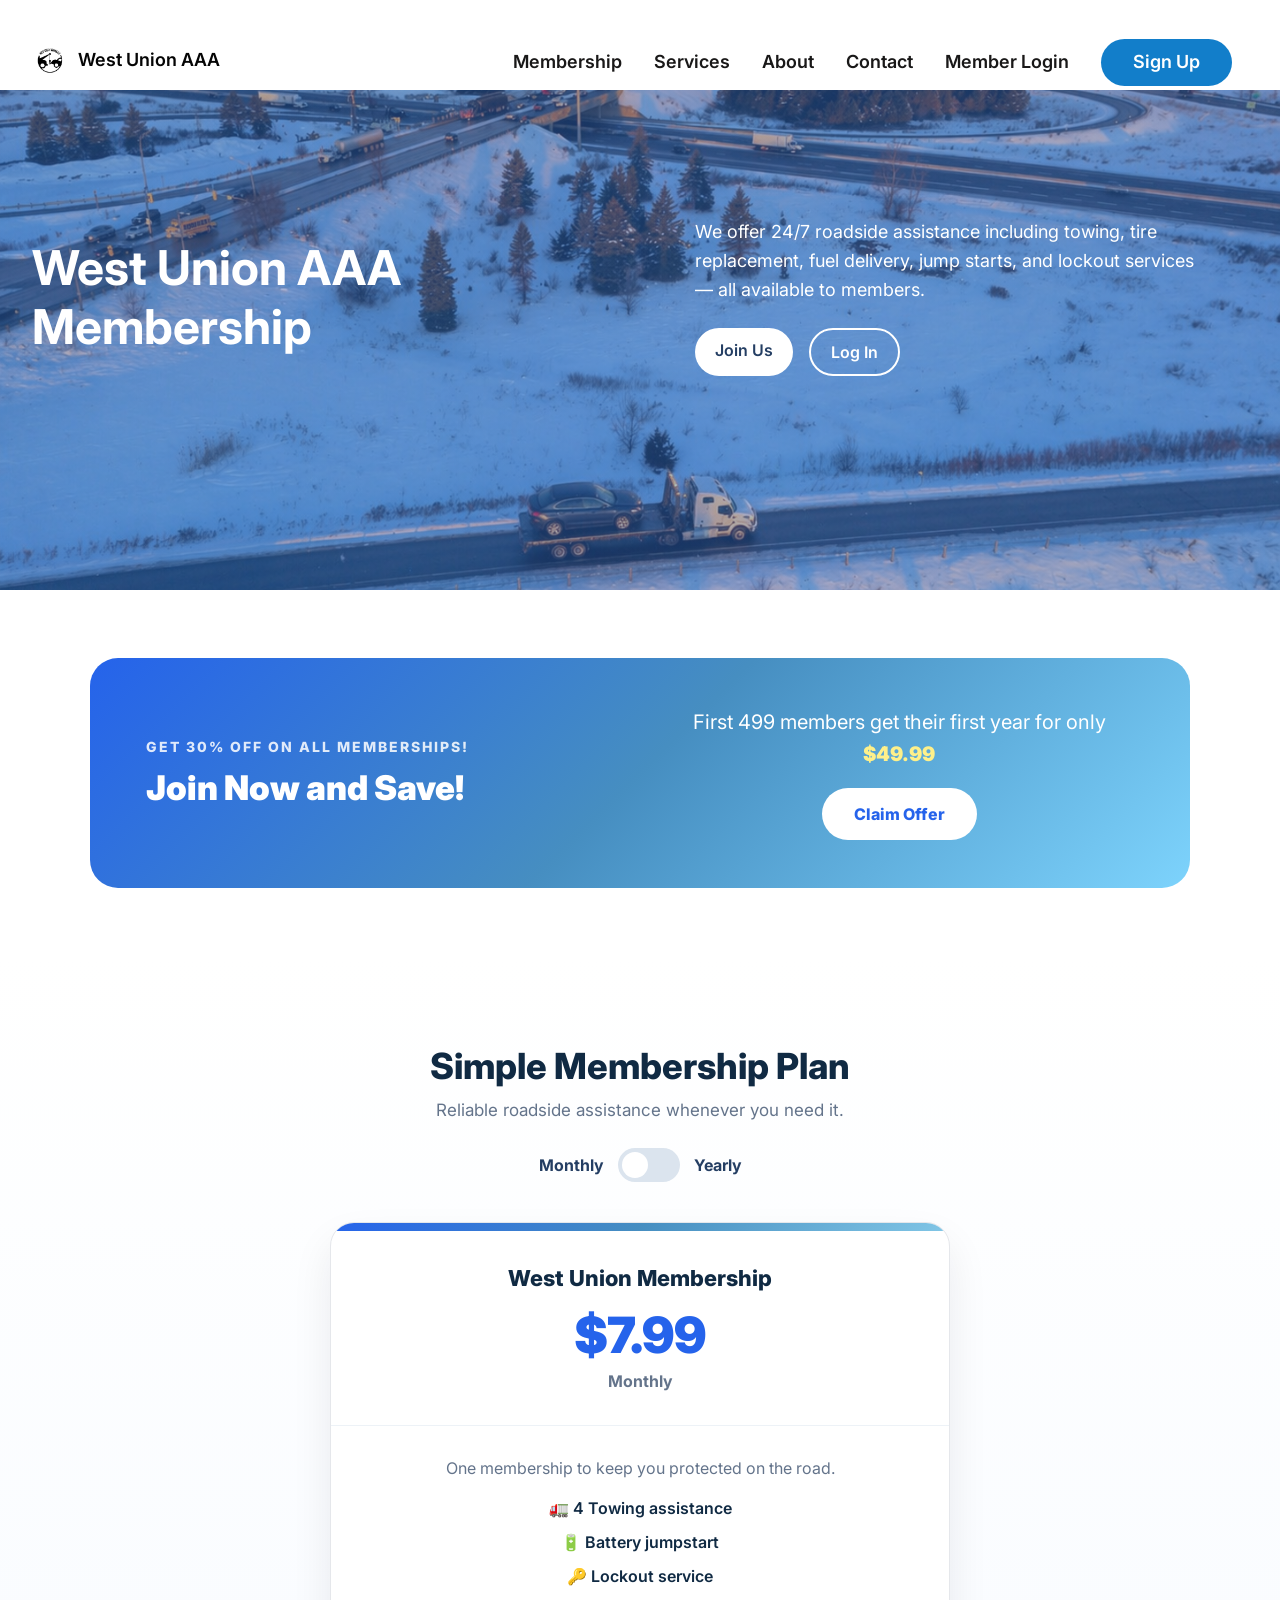
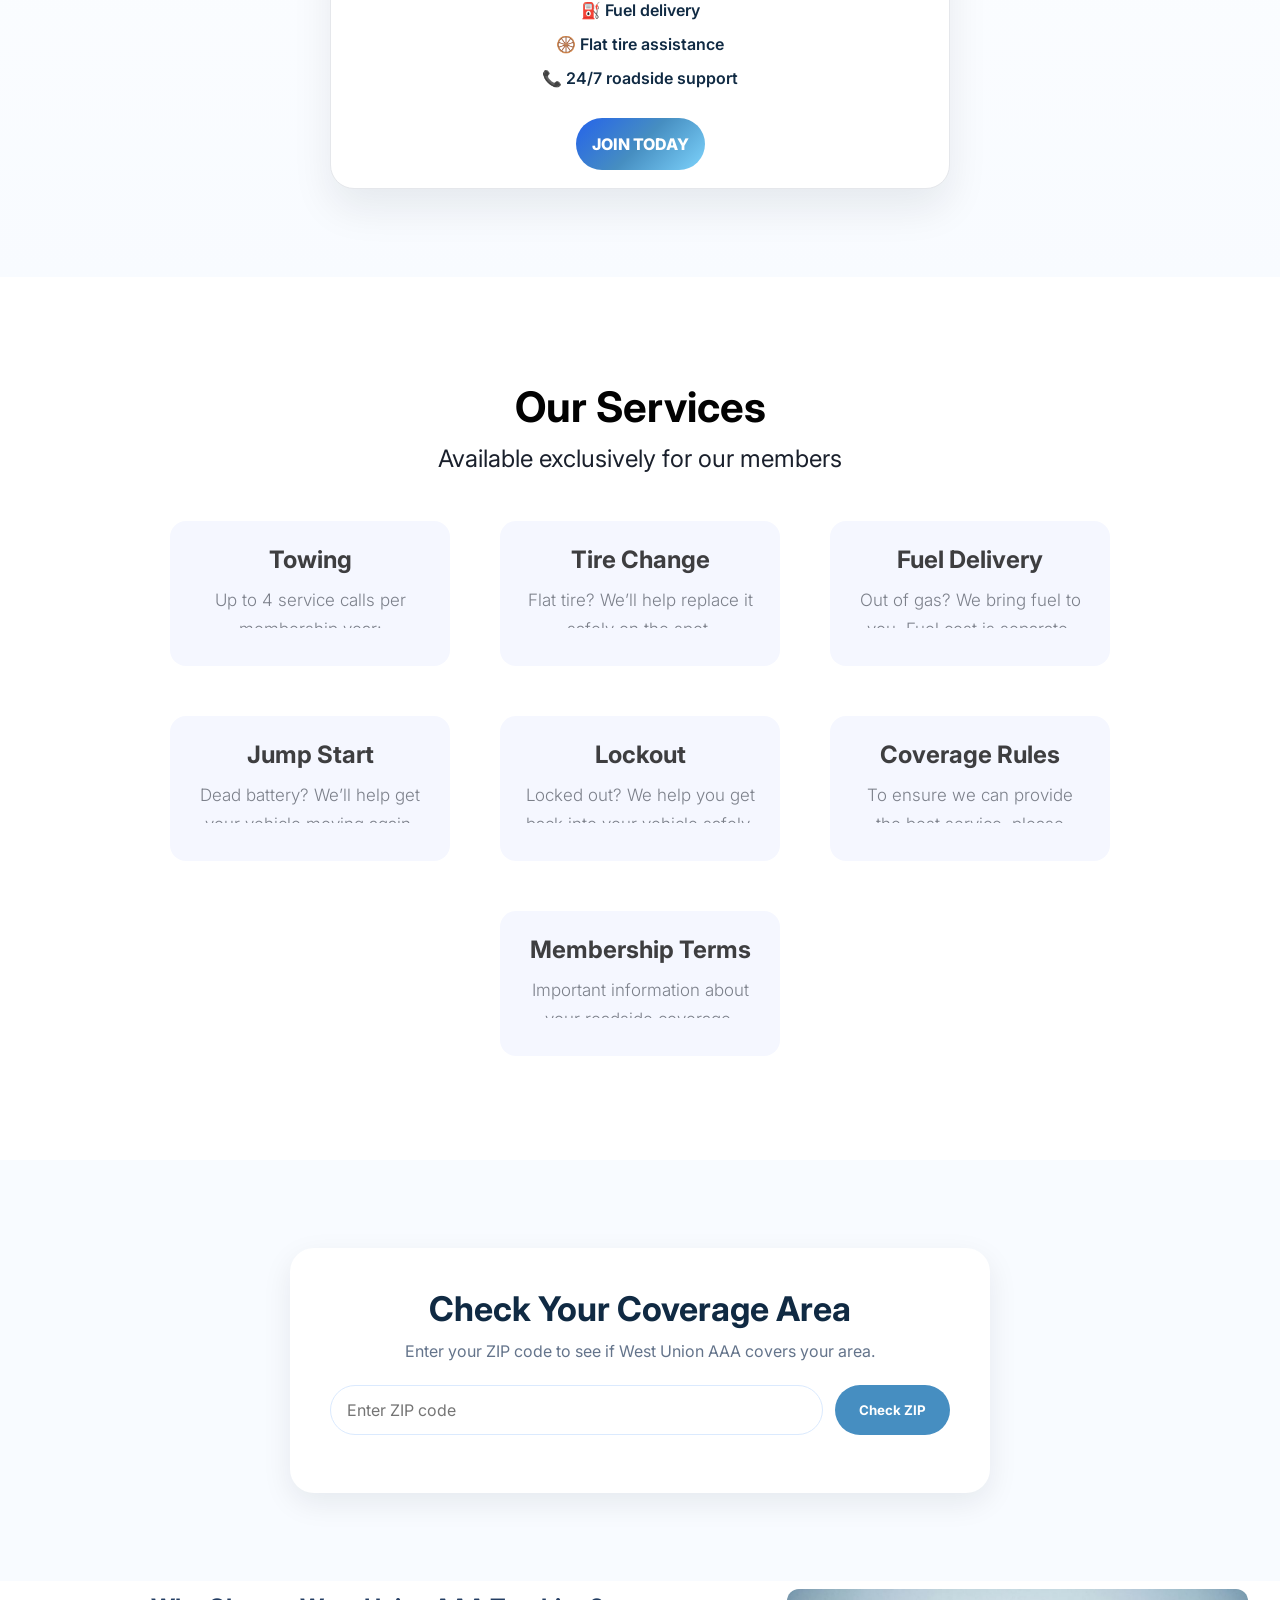
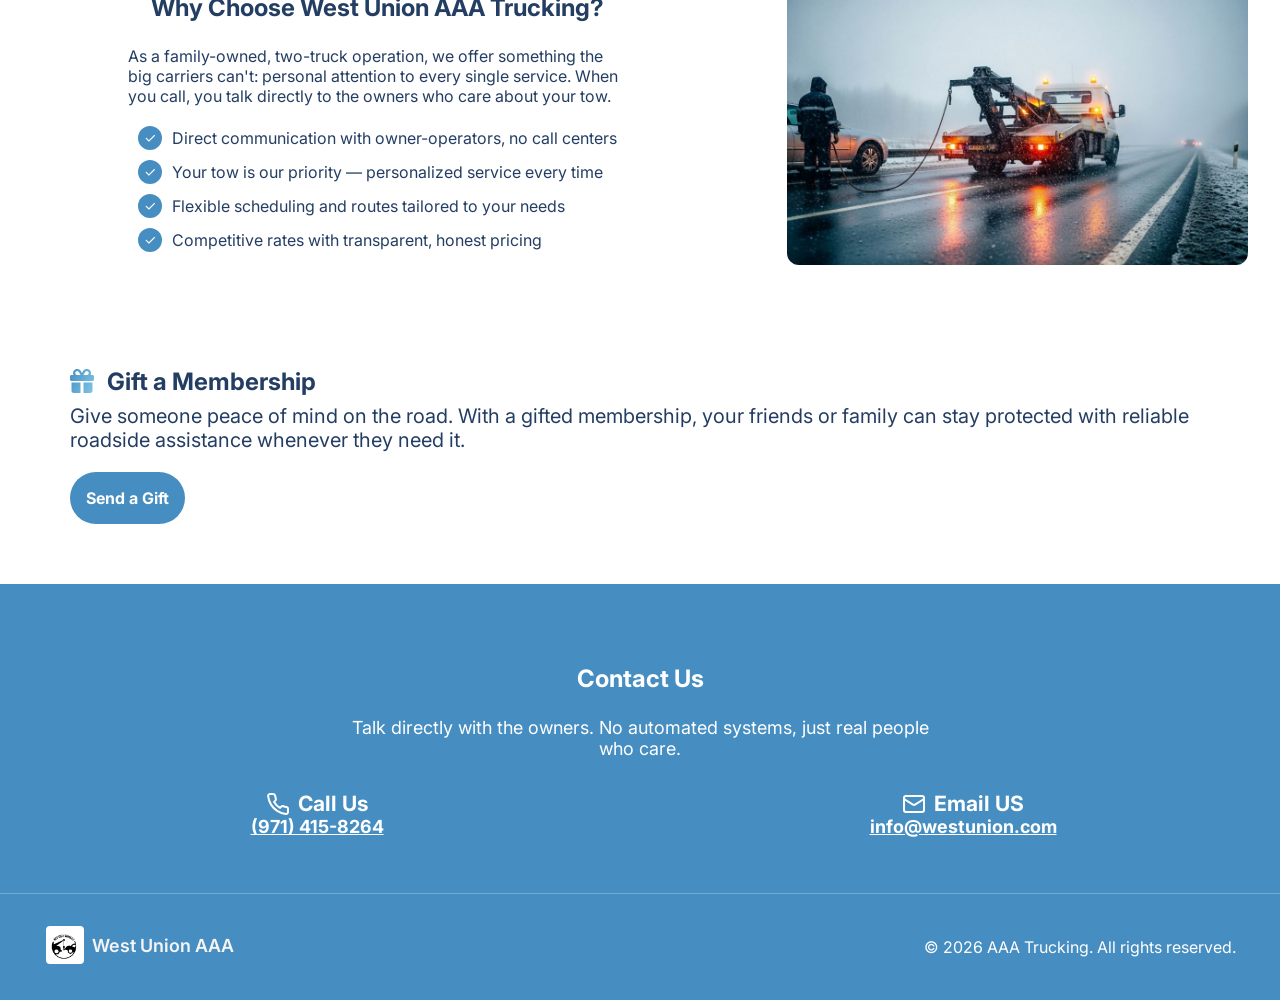
<file: index.html>
<!doctype html>
<html lang="en">
  <head>
    <meta charset="UTF-8" />
    <meta name="viewport" content="width=device-width, initial-scale=1.0" />
    <title>West Union AAA</title>
    <link rel="stylesheet" href="style.css" />
    <script src="script.js" defer></script>
    <link
      rel="stylesheet"
      href="https://cdnjs.cloudflare.com/ajax/libs/font-awesome/6.5.0/css/all.min.css"
    />
  </head>

  <body>
    <!-- =========================
         LANDING SECTION
========================= -->
    <section id="landing">
      <nav>
        <div class="row nav__row">
          <div class="nav__logo">
            <img
              src="./assets/westunion logo.jpeg"
              alt="West Union AAA logo"
              class="nav__logo--img"
            />
            <div class="nav__logo--text">West Union AAA</div>
          </div>

          <ul class="nav__links">
            <li>
              <a href="#Pricing" class="nav__link"> Membership</a>
            </li>

            <li>
              <a href="#services" class="nav__link"> Services </a>
            </li>

            <li>
              <a href="#about" class="nav__link"> About </a>
            </li>

            <li>
              <a href="#contact" class="nav__link"> Contact </a>
            </li>

            <li>
              <a href="login.html" class="nav__link"> Member Login </a>
            </li>


            <li>
              <a href="signup.html" class="nav__link nav__link--primary"> Sign Up </a>
            </li>
          </ul>

          <button class="btn__menu" onclick="openMenu()">
            <svg
              xmlns="http://www.w3.org/2000/svg"
              width="24"
              height="24"
              viewBox="0 0 24 24"
              fill="none"
              stroke="currentColor"
              stroke-width="2"
              stroke-linecap="round"
              stroke-linejoin="round"
              class="btn__menu--svg"
            >
              <line x1="3" y1="12" x2="21" y2="12"></line>
              <line x1="3" y1="6" x2="21" y2="6"></line>
              <line x1="3" y1="18" x2="21" y2="18"></line>
            </svg>
          </button>
        </div>
      </nav>
      <div class="modal">
        <button class="btn__menu btn__menu--close" onclick="closeMenu()">
          <svg
            xmlns="http://www.w3.org/2000/svg"
            width="24"
            height="24"
            viewBox="0 0 24 24"
            fill="none"
            stroke="currentColor"
            stroke-width="2"
            stroke-linecap="round"
            stroke-linejoin="round"
          >
            <line x1="18" y1="6" x2="6" y2="18"></line>
            <line x1="6" y1="6" x2="18" y2="18"></line>
          </svg>
        </button>

        <div class="modal__links">
          <a href="#Pricing" class="modal__link" onclick="closeMenu()"
            >Membership</a
          >
          <a href="#services" class="modal__link" onclick="closeMenu()"
            >Services</a
          >
          <a href="#about" class="modal__link" onclick="closeMenu()">About</a>
          <a href="#gifts" class="modal__link" onclick="closeMenu()">Gift</a>
          <a href="#contact" class="modal__link" onclick="closeMenu()"
            >Contact</a
          >
          <a href="member.html" class="modal__link" onclick="closeMenu()"  target="_blank"> 
            Member Login
          </a>

          <a href="provider.html" class="modal__link" onclick="closeMenu()"  target="_blank">
            Provider Login
          </a>
          <a
            href="#Pricing"
            class="modal__link modal__link--primary"
            onclick="closeMenu()"
            target="_blank"
            >Sign Up</a
          >
        </div>
      </div>
    </section>

    <!-- =========================
         memberships SECTION
========================= -->
    <section id="memberships">
      <div class="container__member">
        <div class="row memberships__row">
          <div class="memberships__left">
            <h1 class="memberships__title">West Union AAA Membership</h1>
          </div>

          <div class="memberships__right glass">
            <p class="membership__para">
              We offer 24/7 roadside assistance including towing, tire
              replacement, fuel delivery, jump starts, and lockout services —
              all available to members.
            </p>

            <div class="membership__buttons">
              <a href="signup.html" class="member__btn" id="joinBtn">Join Us</a>

              <a href="login.html" class="member__btn member__btn--secondary">Log In</a>
            </div>
          </div>
        </div>
      </div>
    </section>

    <!-- =========================
         LUNCH OFFER SECTION
========================= -->
    <section id="launch-offer">
      <div class="container">
        <div class="launch__offer--wrapper">
          <div class="launch__offer--left">
            <p class="launch__tag">GET 30% OFF ON ALL MEMBERSHIPS!</p>

            <h2 class="launch__title">Join Now and Save!</h2>
          </div>

          <div class="launch__offer--right">
            <p class="launch__para" id="countdownText">
              First 499 members get their first year for only
              <span class="launch__highlight">$49.99</span>
            </p>

            <a href="signup.html" class="launch__btn" target="_blank">
              Claim Offer
            </a>
          </div>
        </div>
      </div>
    </section>

    <!-- =========================
         PRICING SECTION
========================= -->

    <section id="Pricing">
      <div class="container">
        <div class="row row__pricing">
          <div class="packages_contant">
            <h2 class="pricing__title">Simple Membership Plan</h2>

            <p class="pricing__para">
              Reliable roadside assistance whenever you need it.
            </p>
          </div>

          <div class="billing-toggle">
            <span>Monthly</span>

            <label class="switch">
              <input type="checkbox" id="billingToggle" />
              <span class="slider"></span>
            </label>

            <span>Yearly</span>
          </div>

          <div class="packages__container">
            <div class="package">
              <div class="package__stripe"></div>

              <div class="package__header">
                <h3 class="package__name">West Union Membership</h3>

                <div class="package__price" id="price">$7.99</div>

                <div class="package__duration" id="duration">Monthly</div>
              </div>

              <div class="pricing__package--feature">
                <p class="package__discription">
                  One membership to keep you protected on the road.
                </p>

                <ul class="package__feature">
                  <li>🚛 4 Towing assistance</li>
                  <li>🔋 Battery jumpstart</li>
                  <li>🔑 Lockout service</li>
                  <li>⛽ Fuel delivery</li>
                  <li>🛞 Flat tire assistance</li>
                  <li>📞 24/7 roadside support</li>
                </ul>
              </div>

              <div class="package__bottom">
                <a href="signup.html"
                class="package__btn--basic"
                target="_blank">
             
                JOIN TODAY
             
             </a>
              </div>
            </div>
          </div>
        </div>
      </div>
    </section>

    <!-- =========================
         SERVICES SECTION
========================= -->
    <section id="services">
      <div class="container">
        <div class="row services__header">
          <h1 class="services__title">Our Services</h1>
          <p class="services__subtitle">
            Available exclusively for our members
          </p>
        </div>

        <div class="services__list">
          <div class="service">
            <h2 class="service__title">Towing</h2>

            <p class="service__para">
              Up to 4 service calls per membership year:
            </p>

            <ul class="service__list">
              <li>1st tow: up to 20 miles</li>
              <li>2nd tow: up to 15 miles</li>
              <li>3rd tow: up to 10 miles</li>
              <li>4th tow: up to 5 miles</li>
            </ul>
          </div>

          <div class="service">
            <h2 class="service__title">Tire Change</h2>
            <p class="service__para">
              Flat tire? We’ll help replace it safely on the spot.
            </p>
          </div>

          <div class="service">
            <h2 class="service__title">Fuel Delivery</h2>
            <p class="service__para">
              Out of gas? We bring fuel to you. Fuel cost is separate.
            </p>
          </div>

          <div class="service">
            <h2 class="service__title">Jump Start</h2>
            <p class="service__para">
              Dead battery? We’ll help get your vehicle moving again.
            </p>
          </div>

          <div class="service">
            <h2 class="service__title">Lockout</h2>
            <p class="service__para">
              Locked out? We help you get back into your vehicle safely.
            </p>
          </div>

          <div class="service">
            <h2 class="service__title">Coverage Rules</h2>
            <p class="service__para">
              To ensure we can provide the best service, please note:
            </p>

            <ul class="service__list">
              <li>Members must live in the Portland Metro zone</li>
              <li>Coverage is valid up to 50 miles from member residence</li>
              <li>Extra miles are $6–$7 per mile</li>
              <li>Vehicles must be newer than 1990</li>
            </ul>
          </div>

          <div class="service">

            <h2 class="service__title">
              Membership Terms
            </h2>
          
            <p class="service__para">
              Important information about your roadside coverage.
            </p>
          
            <ul class="service__list">
          
              <li>
                Any dispatch counts as 1 service call
              </li>
          
              <li>
                Benefits activate 24–48 hours after signup
              </li>
          
              <li>
                Services are for unexpected breakdowns only
              </li>
          
              <li>
                Not valid for scheduled or repeated transport
              </li>
          
              <li>
                Additional mileage billed separately
              </li>
          
              <li>
                Coverage follows the member, not one vehicle
              </li>
            </ul>
          </div>

        </div>
      </div>
    </section>

    <!-- ZIP CHECKER SECTION -->
    <section id="zip-checker">
      <div class="container">
        <div class="zip__box">
          <h2 class="zip__title">Check Your Coverage Area</h2>
          <p class="zip__para">
            Enter your ZIP code to see if West Union AAA covers your area.
          </p>
    
          <div class="zip__form">
            <input type="text" id="zipInput" placeholder="Enter ZIP code">
            <button id="zipBtn">Check ZIP</button>
          </div>
    
          <p id="zipResult" class="zip__result"></p>
        </div>
      </div>
    </section>

    <!-- =========================
         ABOUT SECTION
========================= -->
    <section id="about">
      <div class="container">
        <div class="row about__row">
          <div class="about__content">
            <h2 class="about__title">Why Choose West Union AAA Trucking?</h2>

            <p class="about__para">
              As a family-owned, two-truck operation, we offer something the big
              carriers can't: personal attention to every single service. When
              you call, you talk directly to the owners who care about your tow.
            </p>

            <ul class="about__features">
              <li>
                <span class="check">✓</span>Direct communication with
                owner-operators, no call centers
              </li>
              <li>
                <span class="check">✓</span>Your tow is our priority —
                personalized service every time
              </li>
              <li>
                <span class="check">✓</span>Flexible scheduling and routes
                tailored to your needs
              </li>
              <li>
                <span class="check">✓</span>Competitive rates with transparent,
                honest pricing
              </li>
            </ul>
          </div>

          <div class="about__img">
            <img
              class="about__img--wrapper"
              src="./assets/towing in rain.jpg"
              alt=""
            />
          </div>
        </div>
      </div>
    </section>

    <!-- =========================
         GIFT MEMBERSHIP SECTION
========================= -->

    <section id="gifts">
      <dic class="container">
        <div class="row">
          <h2 class="gist__title">
            <i class="fa-solid fa-gift"></i>
            Gift a Membership
          </h2>
          <p class="gift_membership">
            Give someone peace of mind on the road. With a gifted membership,
            your friends or family can stay protected with reliable roadside
            assistance whenever they need it.
          </p>

          <a href="gift.html"
          class="gift__btn"
          target="_blank">
          Send a Gift
       </a>
        </div>
      </dic>
    </section>

    <!-- =========================
         CONTACT SECTION
========================= -->
    <section id="contact">
      <div class="container">
        <div class="row">
          <div class="contact__header">
            <h2 class="contactUs">Contact Us</h2>
            <p class="contact__para">
              Talk directly with the owners. No automated systems, just real
              people who care.
            </p>
          </div>

          <div class="contact__options">
            <div class="call">
              <div class="contact__item">
                <svg
                  xmlns="http://www.w3.org/2000/svg"
                  width="24"
                  height="24"
                  viewBox="0 0 24 24"
                  fill="none"
                  stroke="currentColor"
                  stroke-width="2"
                  stroke-linecap="round"
                  stroke-linejoin="round"
                  class="lucide lucide-phone w-12 h-12 mx-auto mb-4"
                  data-fg-d3bl122="0.8:17.1221:/src/app/App.tsx:204:15:9660:44:e:Phone::::::DmpI"
                  data-fgid-d3bl122=":r2v:"
                >
                  <path
                    d="M22 16.92v3a2 2 0 0 1-2.18 2 19.79 19.79 0 0 1-8.63-3.07 19.5 19.5 0 0 1-6-6 19.79 19.79 0 0 1-3.07-8.67A2 2 0 0 1 4.11 2h3a2 2 0 0 1 2 1.72 12.84 12.84 0 0 0 .7 2.81 2 2 0 0 1-.45 2.11L8.09 9.91a16 16 0 0 0 6 6l1.27-1.27a2 2 0 0 1 2.11-.45 12.84 12.84 0 0 0 2.81.7A2 2 0 0 1 22 16.92z"
                  ></path>
                </svg>

                <h3 class="contact__phone">Call Us</h3>
              </div>
              <p class="contact__phone-number">(971) 415-8264</p>
            </div>

            <div class="email">
              <div class="contact__item">
                <svg
                  xmlns="http://www.w3.org/2000/svg"
                  width="24"
                  height="24"
                  viewBox="0 0 24 24"
                  fill="none"
                  stroke="currentColor"
                  stroke-width="2"
                  stroke-linecap="round"
                  stroke-linejoin="round"
                  class="lucide lucide-mail w-12 h-12 mx-auto mb-4"
                  data-fg-d3bl130="0.8:17.1221:/src/app/App.tsx:210:15:9973:43:e:Mail::::::D4VR"
                  data-fgid-d3bl130=":r34:"
                >
                  <rect width="20" height="16" x="2" y="4" rx="2"></rect>
                  <path d="m22 7-8.97 5.7a1.94 1.94 0 0 1-2.06 0L2 7"></path>
                </svg>
                <h3 class="contact__email--title">Email US</h3>
              </div>
              <p class="contact__email">info@westunion.com</p>
            </div>
          </div>
        </div>
      </div>
    </section>

    <footer>
      <div class="row footer__row">
        <div class="footer__logo">
          <img
            src="./assets/westunion logo.jpeg"
            alt="West Union AAA logo"
            class="footer__logo--img"
          />
          <div class="footer__logo--text">West Union AAA</div>
        </div>
        <div>
          <p class="footer__para">© 2026 AAA Trucking. All rights reserved.</p>
        </div>
      </div>
    </footer>
  </body>
</html>
</file>
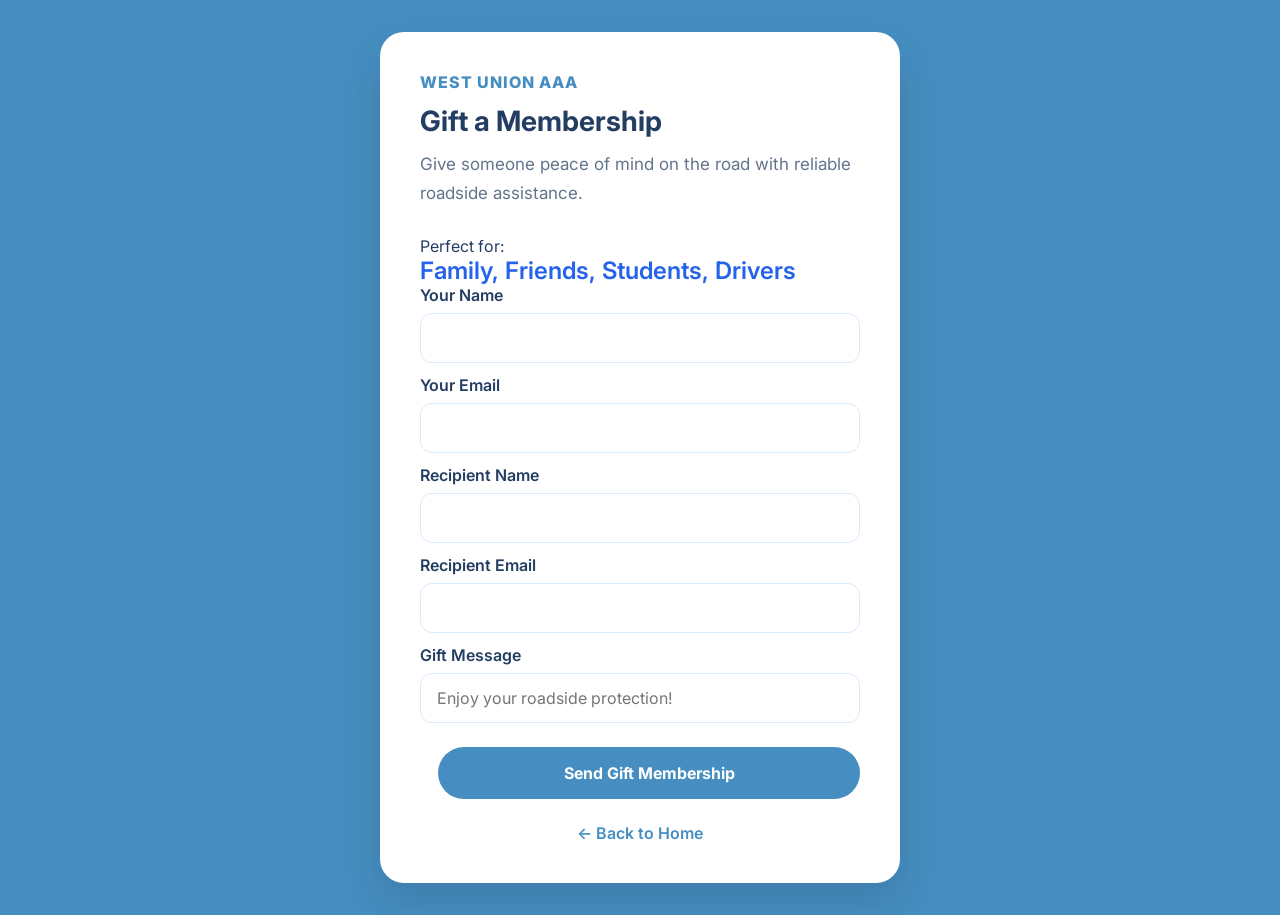
<file: gift.html>
<!DOCTYPE html>
<html lang="en">

<head>
  <meta charset="UTF-8">
  <meta name="viewport" content="width=device-width, initial-scale=1.0">

  <title>West Union AAA | Gift Membership</title>

  <link rel="stylesheet" href="style.css">
</head>

<body class="gift__page">

  <div class="gift__container">

    <p class="gift__tag">
      WEST UNION AAA
    </p>

    <h1 class="gift__title">
      Gift a Membership
    </h1>

    <p class="gift__para">
      Give someone peace of mind on the road with reliable roadside assistance.
    </p>

    <div class="offer__box">

      <p>
        Perfect for:
      </p>

      <div class="offer__highlight">
        Family, Friends, Students, Drivers
      </div>

    </div>

    <form class="gift__form">

      <div class="form__group">
        <label>Your Name</label>
        <input type="text" required>
      </div>

      <div class="form__group">
        <label>Your Email</label>
        <input type="email" required>
      </div>

      <div class="form__group">
        <label>Recipient Name</label>
        <input type="text" required>
      </div>

      <div class="form__group">
        <label>Recipient Email</label>
        <input type="email" required>
      </div>

      <div class="form__group">
        <label>Gift Message</label>
        <input type="text"
               placeholder="Enjoy your roadside protection!">
      </div>

      <button class="gift__btn" type="submit"  target="_blank">
        Send Gift Membership
      </button>

    </form>

    <div class="gift__links">

      <a href="index.html">
        ← Back to Home
      </a>

    </div>

  </div>

</body>

</html>
</file>
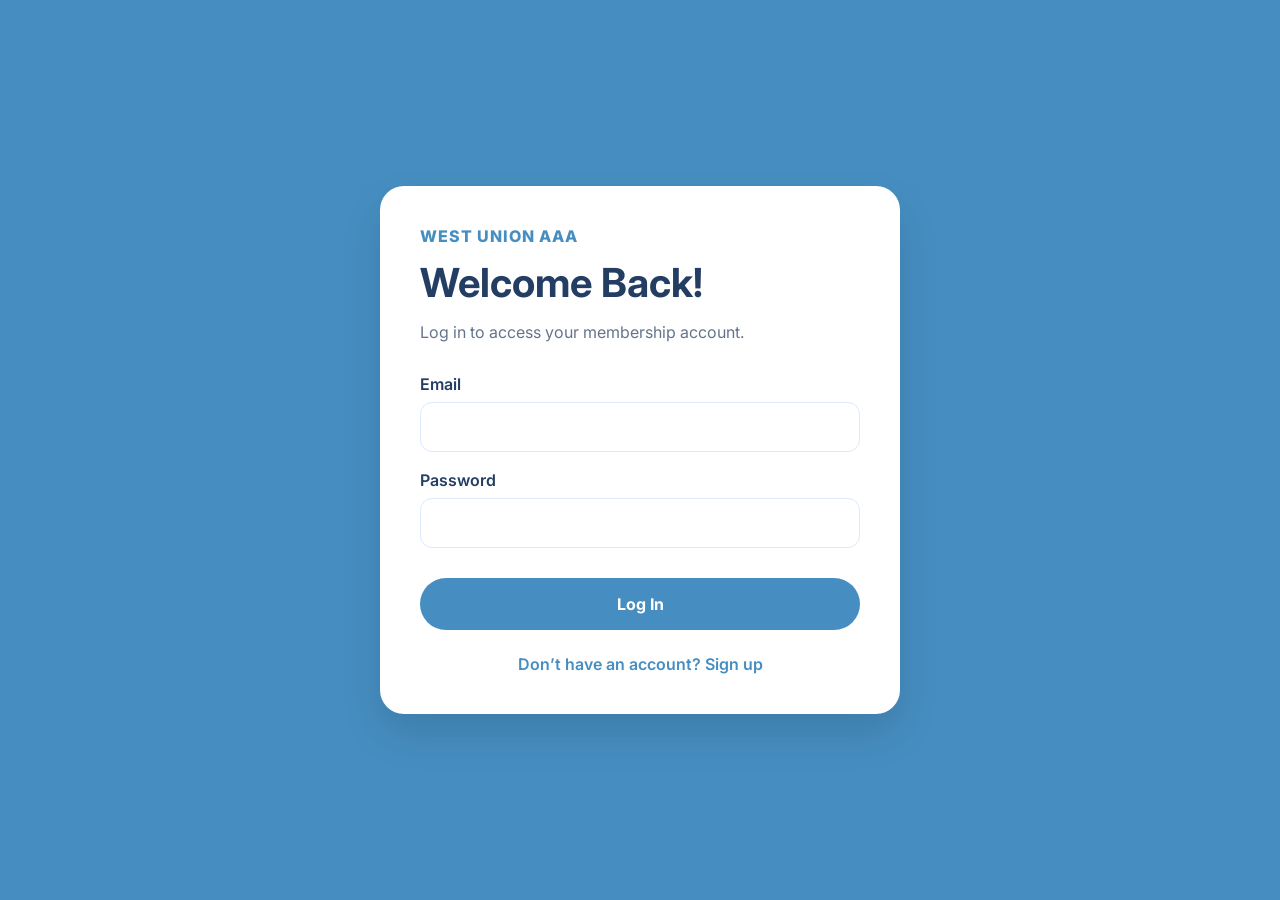
<file: login.html>
<!DOCTYPE html>
<html lang="en">

<head>
  <meta charset="UTF-8">
  <meta name="viewport" content="width=device-width, initial-scale=1.0">

  <title>Login</title>

  <link rel="stylesheet" href="style.css">
  <script src="script.js"></script>
</head>

<body class="login__page">

  <div class="login__container">

    <p class="login__tag">
      WEST UNION AAA
    </p>

    <h1 class="login__title">
      Welcome Back!
    </h1>

    <p class="login__para">
      Log in to access your membership account.
    </p>

    <form class="login__form">

      <div class="form__group">
        <label>Email</label>
        <input type="email" required>
      </div>

      <div class="form__group">
        <label>Password</label>
        <input type="password" required>
      </div>

      <button class="login__btn">
        Log In
      </button>

    </form>

    <div class="login__links">

      <a href="signup.html"  target="_blank" >
        Don’t have an account? Sign up
      </a>

    </div>

  </div>

</body>

</html>
</file>
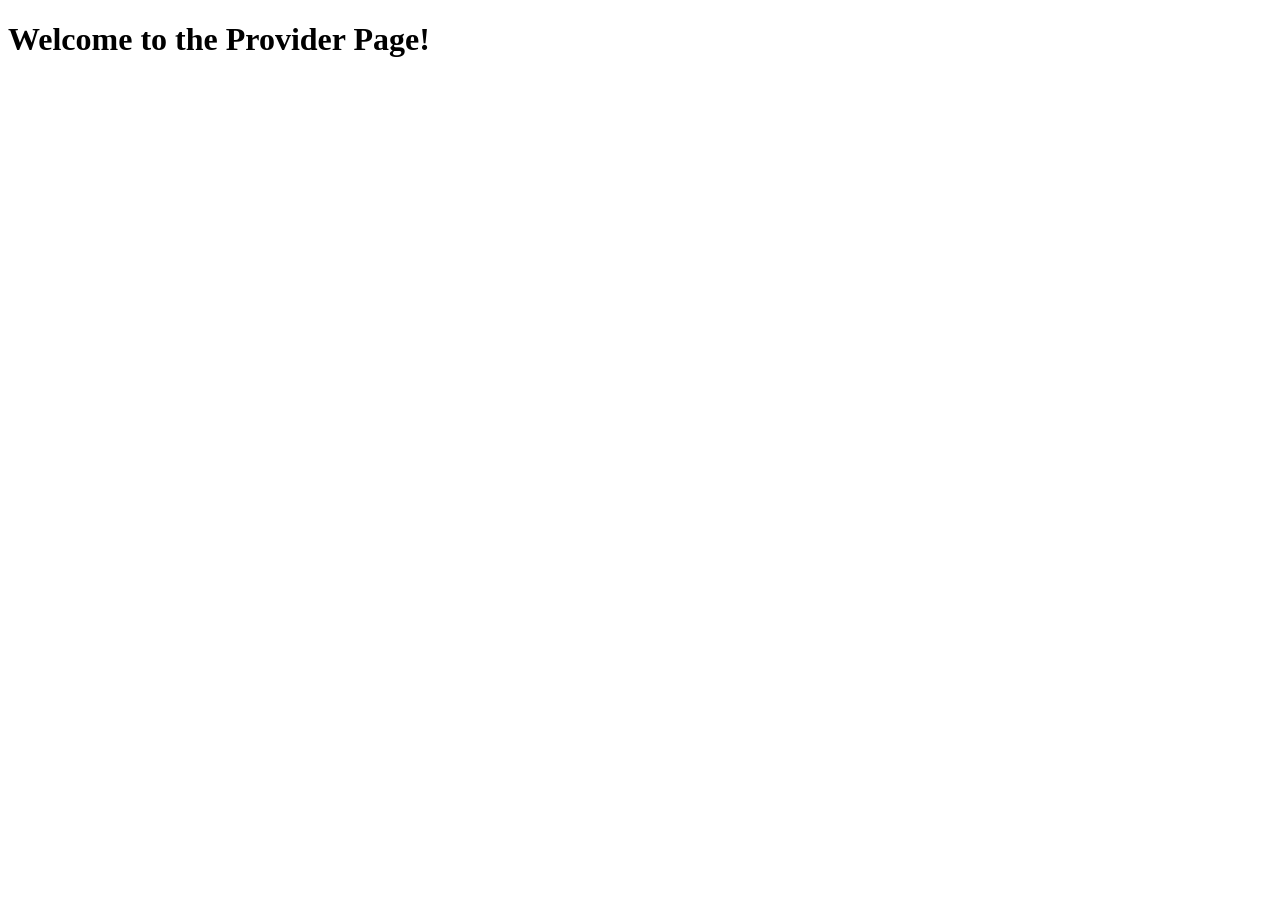
<file: provider.html>
<!DOCTYPE html>
<html lang="en">
<head>
    <meta charset="UTF-8">
    <title>Provider Page</title>
</head>

<body>
<!-- provider login
see assigned service requests
customer location
service type: tow, jumpstart, lockout
mark job as completed -->

    <h1>Welcome to the Provider Page!</h1>
</body>
</html>
</file>
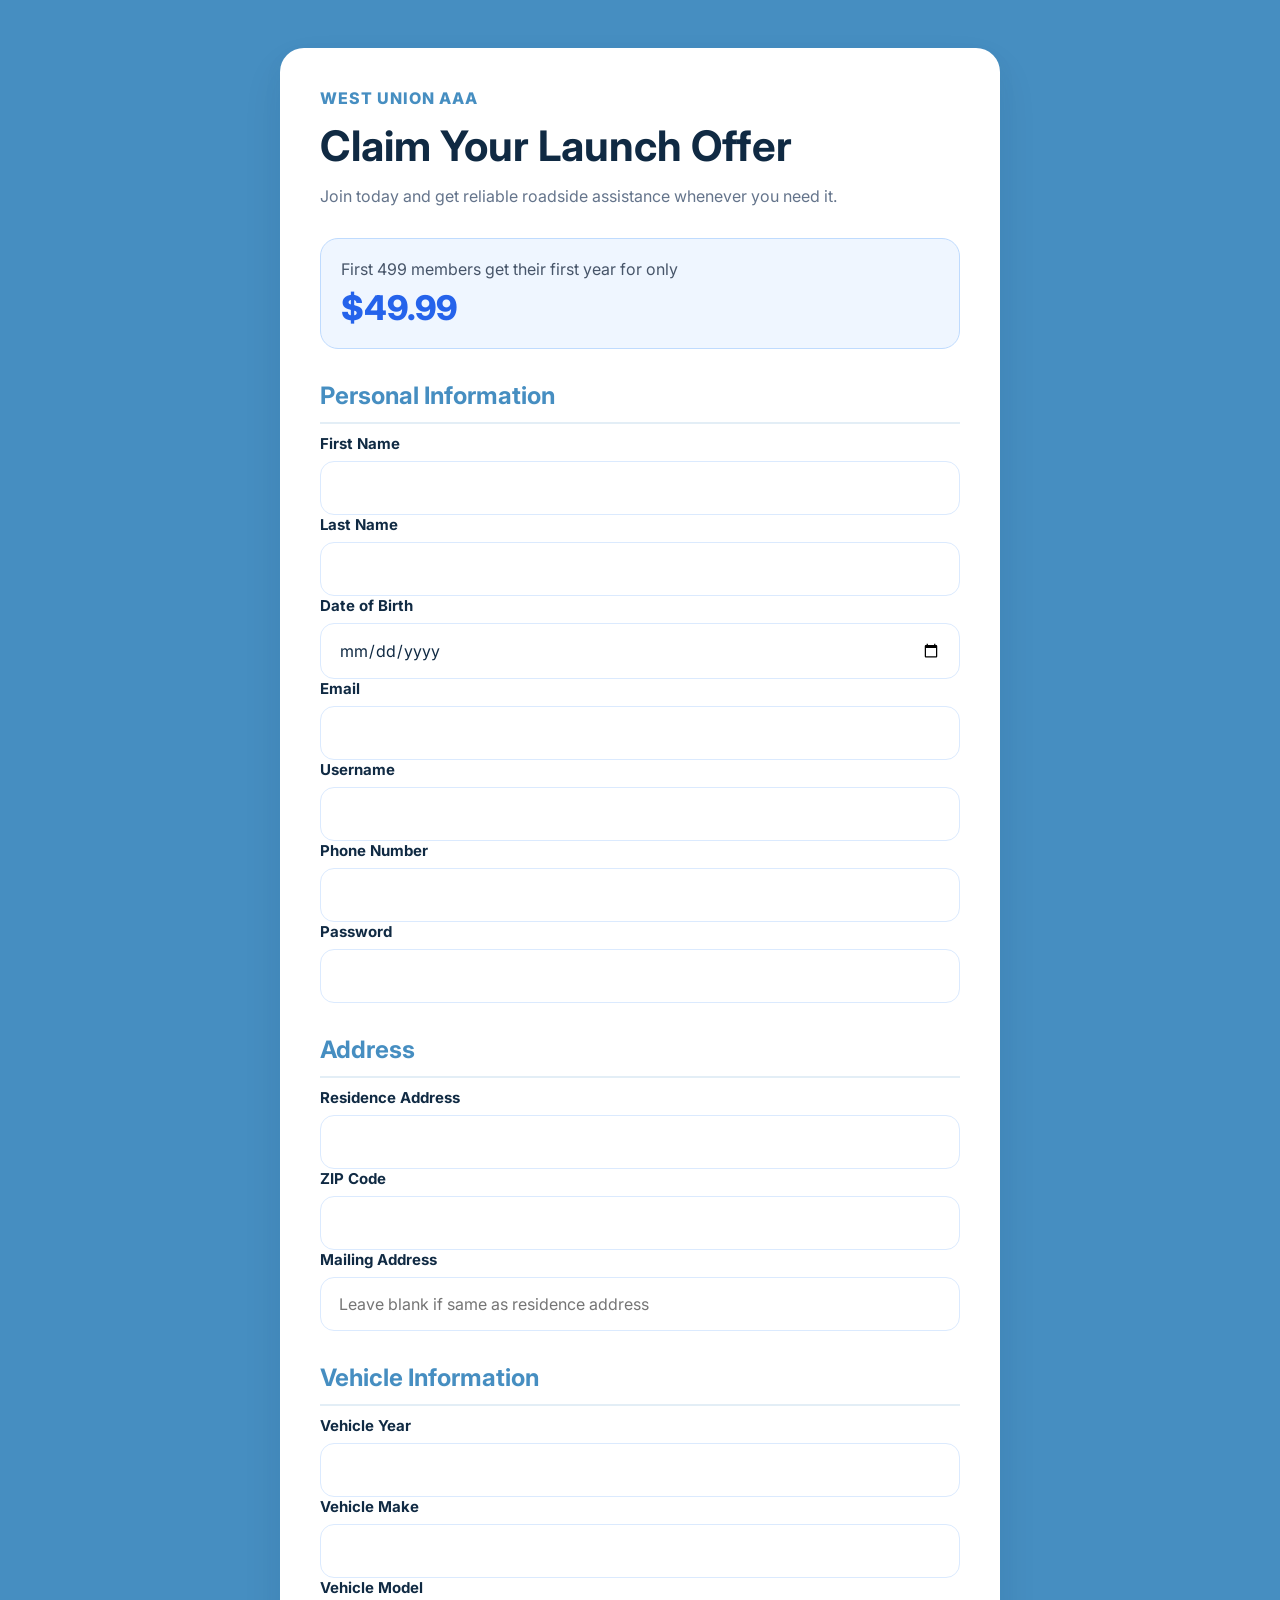
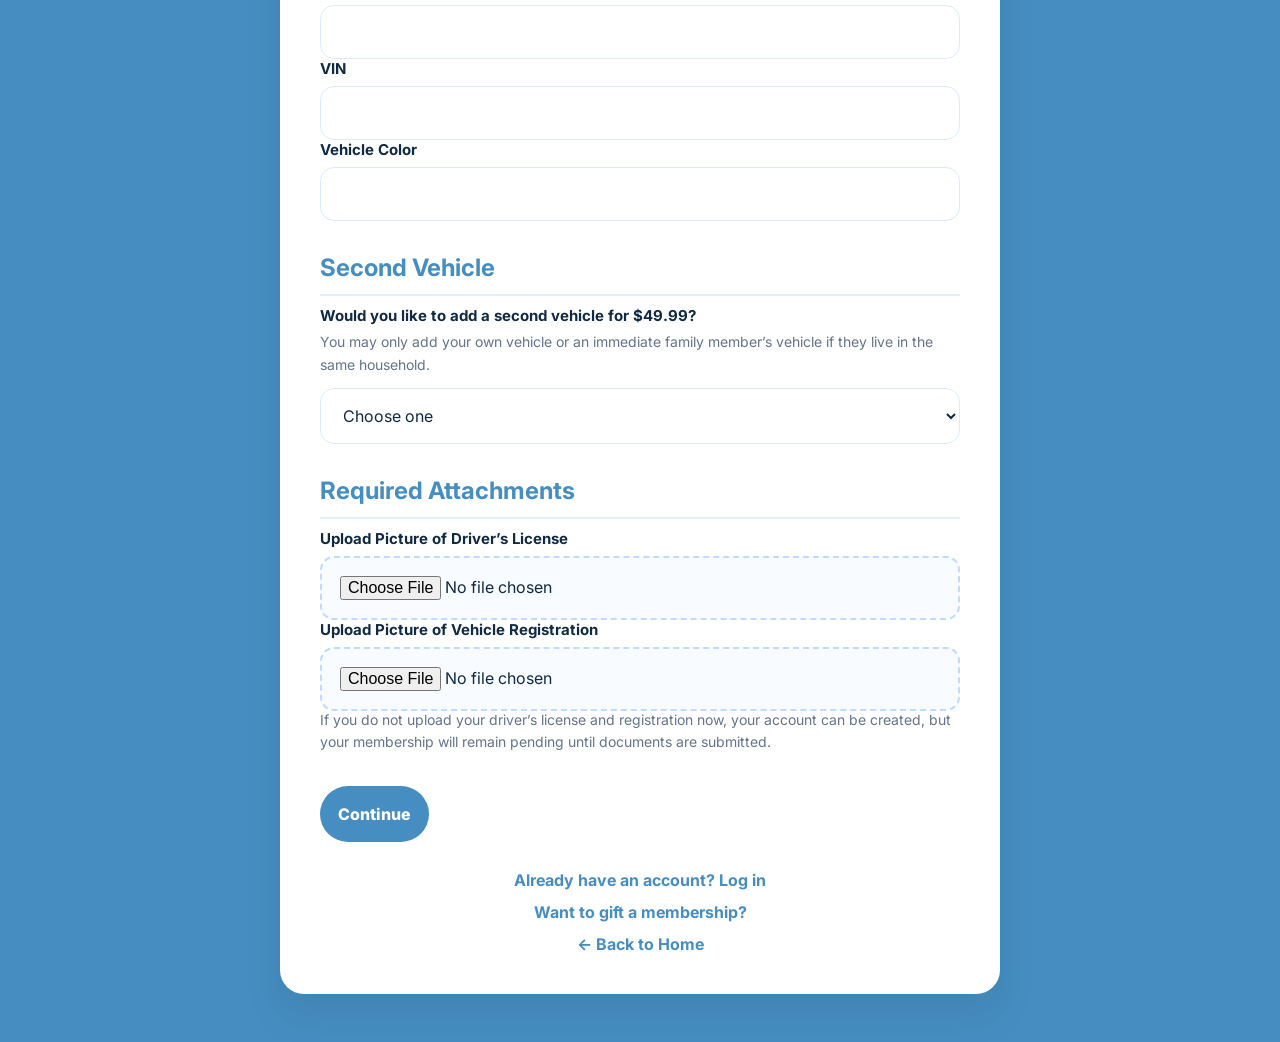
<file: signup.html>
<!DOCTYPE html>
<html lang="en">

<head>
  <meta charset="UTF-8">
  <meta name="viewport" content="width=device-width, initial-scale=1.0">

  <title>West Union AAA | Sign Up</title>

  <link rel="stylesheet" href="signup.css">
  <script src="script.js" defer></script>
</head>

<body class="signup__page">

  <div class="signup__container">

    <p class="signup__tag">WEST UNION AAA</p>

    <h1 class="signup__title">
      Claim Your Launch Offer
    </h1>

    <p class="signup__para">
      Join today and get reliable roadside assistance whenever you need it.
    </p>

    <div class="offer__box">
      <p>First 499 members get their first year for only</p>
      <div class="offer__highlight">$49.99</div>
    </div>

    <!-- =========================
   FULL SIGNUP FORM
========================= -->

<form class="signup__form">

    <!-- STEP 1 -->
  
    <div id="signupStep1">
  
      <h2 class="form__section-title">Personal Information</h2>
  
      <div class="form__group">
        <label for="first__name">First Name</label>
        <input type="text" id="first__name" required>
      </div>
  
      <div class="form__group">
        <label for="last__name">Last Name</label>
        <input type="text" id="last__name" required>
      </div>
  
      <div class="form__group">
        <label for="dob">Date of Birth</label>
        <input type="date" id="dob" required>
      </div>
  
      <div class="form__group">
        <label for="email">Email</label>
        <input type="email" id="email" required>
      </div>
      <div class="form__group">
        <label for="username">Username</label>
        <input type="text" id="username" required>
      </div>
  
      <div class="form__group">
        <label for="phone">Phone Number</label>
        <input type="tel" id="phone" required>
      </div>
  
      <div class="form__group">
        <label for="password">Password</label>
        <input type="password" id="password" required>
      </div>
  
      <h2 class="form__section-title">Address</h2>
  
      <div class="form__group">
        <label for="residenceAddress">Residence Address</label>
        <input type="text" id="residenceAddress" required>
      </div>
  
      <div class="form__group">
        <label for="signupZip">ZIP Code</label>
        <input type="text" id="signupZip" required>
      </div>
  
      <p id="signupZipResult"></p>
  
      <div class="form__group">
        <label for="mailingAddress">Mailing Address</label>
        <input type="text" id="mailingAddress" placeholder="Leave blank if same as residence address">
      </div>
  
      <h2 class="form__section-title">Vehicle Information</h2>
  
      <div class="form__group">
        <label for="vehicleYear">Vehicle Year</label>
        <input type="number" id="vehicleYear" required>
      </div>
  
      <div class="form__group">
        <label for="vehicleMake">Vehicle Make</label>
        <input type="text" id="vehicleMake" required>
      </div>
  
      <div class="form__group">
        <label for="vehicleModel">Vehicle Model</label>
        <input type="text" id="vehicleModel" required>
      </div>
  
      <div class="form__group">
        <label for="vehicleVin">VIN</label>
        <input type="text" id="vehicleVin" required>
      </div>
  
      <div class="form__group">
        <label for="vehicleColor">Vehicle Color</label>
        <input type="text" id="vehicleColor" required>
      </div>
  
      <h2 class="form__section-title">Second Vehicle</h2>
  
      <div class="form__group">
  
        <label for="secondVehicle">
          Would you like to add a second vehicle for $49.99?
        </label>
  
        <p class="form__note">
          You may only add your own vehicle or an immediate family member’s vehicle if they live in the same household.
        </p>
  
        <select id="secondVehicle" required>
  
          <option value="">Choose one</option>
  
          <option value="yes">Yes</option>
  
          <option value="no">No</option>
  
        </select>
  
      </div>
  
      <!-- SECOND VEHICLE QUESTIONS -->
  
      <div id="secondVehicleQuestions" class="hidden">
  
        <div class="form__group">
          <label for="secondVehicleYear">Second Vehicle Year</label>
          <input type="number" id="secondVehicleYear">
        </div>
  
        <div class="form__group">
          <label for="secondVehicleMake">Second Vehicle Make</label>
          <input type="text" id="secondVehicleMake">
        </div>
  
        <div class="form__group">
          <label for="secondVehicleModel">Second Vehicle Model</label>
          <input type="text" id="secondVehicleModel">
        </div>
  
        <div class="form__group">
          <label for="secondVehicleVin">Second Vehicle VIN</label>
          <input type="text" id="secondVehicleVin">
        </div>
  
        <div class="form__group">
          <label for="secondVehicleColor">Second Vehicle Color</label>
          <input type="text" id="secondVehicleColor">
        </div>
  
        <div class="form__group">
  
          <label for="isYourVehicle">
            Is this your vehicle?
          </label>
  
          <select id="isYourVehicle">
  
            <option value="">Choose one</option>
  
            <option value="yes">Yes</option>
  
            <option value="no">No</option>
  
          </select>
  
        </div>
  
        <!-- FAMILY QUESTIONS -->
  
        <div id="familyVehicleQuestions" class="hidden">
  
          <div class="form__group">
            <label for="vehicleOwnerName">Whose vehicle is this?</label>
            <input type="text" id="vehicleOwnerName">
          </div>
  
          <div class="form__group">
            <label for="vehicleOwnerDob">Vehicle Owner Date of Birth</label>
            <input type="date" id="vehicleOwnerDob">
          </div>
  
          <div class="form__group">
            <label for="relationship">Relationship</label>
            <input type="text" id="relationship">
          </div>
  
          <div class="form__group">
  
            <label for="sameHousehold">
              Do you live in the same household?
            </label>
  
            <select id="sameHousehold">
  
              <option value="">Choose one</option>
  
              <option value="yes">Yes</option>
  
              <option value="no">No</option>
  
            </select>
  
          </div>
  
        </div>
  
      </div>
  
      <!-- ATTACHMENTS -->
  
      <h2 class="form__section-title">
        Required Attachments
      </h2>
  
      <div class="form__group">
  
        <label for="driverLicense">
          Upload Picture of Driver’s License
        </label>
  
        <input type="file" id="driverLicense" accept="image/*" >
  
      </div>
  
      <div class="form__group">
  
        <label for="registration">
          Upload Picture of Vehicle Registration
        </label>
  
        <input type="file" id="registration" accept="image/*" >
  
      </div>
      <p class="form__note">
        If you do not upload your driver’s license and registration now, your account can be created,
        but your membership will remain pending until documents are submitted.
      </p>
  
      <!-- CONTINUE -->
  
      <button class="signup__btn" id="continueBtn" type="button">
        Continue
      </button>
  
    </div>
  
    <!-- STEP 2 -->
  
    <div id="signupStep2" class="hidden">
  
      <h2 class="form__section-title">
        Membership Rules
      </h2>
  
      <div class="offer__box">
  
        <p>Any dispatch counts as 1 service call.</p>
  
        <p>Benefits activate 24–48 hours after signup.</p>
  
        <p>Services are for unexpected breakdowns only.</p>
  
        <p>Mileage beyond included limits is billed separately.</p>
  
        <p>Coverage follows the member, not one vehicle.</p>
  
      </div>
  
      <label class="agree__box">
  
        <input type="checkbox" id="agreeRules">
  
        I have read and agree to the membership rules and terms.
  
      </label>
  
      <p id="rulesError" class="rules__error"></p>
  
      <button class="signup__btn" type="submit">
        Continue to Payment
      </button>
  
    </div>
  
  </form>

    <div class="signup__links">

      <a href="login.html">
        Already have an account? Log in
      </a>

      <a href="gift.html">
        Want to gift a membership?
      </a>

      <a href="index.html">
        ← Back to Home
      </a>

    </div>

  </div>

</body>

</html>
</file>
<file: style.css>
@import url('https://fonts.googleapis.com/css2?family=Inter:wght@100;200;300;400;500;600;700;800;900&display=swap');

html {
    scroll-behavior: smooth;
}

:root {

    --primary: rgb(70, 142, 193);

    --primary-light: rgb(129, 198, 230);

    --primary-dark: rgb(37, 99, 235);

    --text-dark: #102a43;

    --text-light: #64748b;
}

* {
    margin: 0;
    padding: 0;
    box-sizing: border-box;
    font-family: 'Inter', system-ui;
    color: #243e63;
}

body {

    max-width: 100vw;
    overflow-x: hidden;
}

.row {
    width: 100%;
    max-width: 1280px;
    margin: 0 auto;
    display: flex;
    justify-content: space-between;
    align-items: center;
}

.row__narrow {
    width: 100%;
    max-width: 1024px;
    margin: 0 auto;
}

.container {
    padding: 8px 0;
}


section {
    padding: 0 32px;
}

main {
    margin-bottom: 96px;
}

a {
    text-decoration: none;
}


.member__btn,
.package__btn--basic,
.gift__btn,
.launch__btn {

    transition: all 0.3s ease;
}

.member__btn:hover,
.package__btn--basic:hover,
.gift__btn:hover,
.launch__btn:hover {

    transform: translateY(-3px);

    box-shadow: 0 10px 20px rgba(37, 99, 235, 0.25);
}

.service,
.package,
.launch__offer--wrapper {

    animation: fadeUp 0.8s ease;
}

@keyframes fadeUp {

    from {
        opacity: 0;
        transform: translateY(30px);
    }

    to {
        opacity: 1;
        transform: translateY(0);
    }
}

/* LANDING */


nav {
    display: flex;
    padding-top: 32px;
}

.nav__row {
    display: flex;
    justify-content: space-between;

}

.nav__logo {
    display: flex;
    align-items: center;
    margin: 8px 0;
    padding-bottom: 4px;
}

.nav__logo--img {
    width: 38px;
    height: 38px;
}

.nav__logo--text {
    font-size: 18px;
    font-weight: 600;
    margin-left: 8px;
    color: rgb(5, 5, 5);

}

.nav__links {
    display: flex;
    justify-content: space-between;
    list-style: none;
}

.nav__link {
    color: rgb(25, 24, 24);
    font-size: 18px;
    font-weight: 600;
    margin: 0 16px;
    padding-bottom: 4px;
    border-bottom: 2px solid transparent;

}

.nav__link--primary {
    background: rgb(18, 126, 202);
    color: white;
    padding: 12px 32px;
    border-radius: 9999px;
}

.btn__menu {
    display: none;
    background: transparent;
    border: none;
    transition: all 300ms ease;
}

.btn__menu--svg:hover {
    filter: invert(26%) sepia(94%) saturate(7476%) hue-rotate(261deg) brightness(94%) contrast(115%);
}

.modal {
    position: fixed;
    top: 0;
    left: 0;
    right: 0;
    margin: 24px 16px;
    padding: 32px;
    background-color: white;
    border: 1px solid rgb(229, 231, 235);
    border-radius: 16px;
    z-index: 9999;
    visibility: hidden;
    backdrop-filter: blur(10px);
    opacity: 0;
    transform: translateY(-30px);
    transition: all 0.35s ease;
    box-shadow: 0 20px 40px rgba(0, 0, 0, 0.18);
}

.menu--open .modal {
    visibility: visible;
    opacity: 1;
    transform: translateY(0);
}

.modal__links {
    display: flex;
    flex-direction: column;
    align-items: center;
    gap: 12px;
}

.btn__menu--close {
    position: absolute;
    top: 18px;
    right: 18px;
}
.modal__link:hover {

    background: rgba(255, 255, 255, 0.22);

    transform: translateY(-3px) scale(1.02);

    box-shadow: 0 10px 20px rgba(0, 0, 0, 0.12);
}
.modal__link--primary {

    background: white;

    color: rgb(70, 142, 193);

    margin-top: 12px;

    font-weight: 800;
}



/* 

 Memberships ↓

*/

#memberships {
    background-image: linear-gradient(rgba(59, 130, 246, 0.4), rgba(59, 130, 246, 0.4)), url(./assets/towtruck-snowyhighway.png);

    /* background: linear-gradient(rgba(0, 0, 0, 0.5), rgba(0, 0, 0, 0.5)),
            url("./assets/your-image.jpg"); */

    background-size: cover;
    background-position: center;
    background-repeat: no-repeat;
    min-height: 500px;
}

.container__member {

    padding: 96px 0;
}

.memberships__row {
    display: flex;
    justify-content: space-between;
    align-items: center;
    gap: 48px;
}


.memberships__left {
    width: 50%;
}

.memberships__title {
    font-size: 48px;
    font-weight: 700;
    color: white;
}


.memberships__right {
    width: 50%;
    padding: 32px;
    border-radius: 16px;
}


/* .glass {
    backdrop-filter: blur(10px);
    background: rgba(255, 255, 255, 0.15);
} */


.membership__para {
    font-size: 18px;
    color: white;
    margin-bottom: 24px;
    line-height: 1.6;
}


.membership__buttons {
    display: flex;
    gap: 16px;
}

.member__btn {
    padding: 12px 20px;
    border-radius: 999px;
    border: none;
    font-weight: 600;
    background: white;
    cursor: pointer;
}

.member__btn--secondary {
    background: transparent;
    border: 2px solid white;
    color: white;
}

/* =========================
        SERVICES
========================= */

#services {
    padding: 96px 32px;
}


.services__header {
    display: flex;
    flex-direction: column;
    text-align: center;
    margin-bottom: 48px;
}

.services__title {
    font-size: 42px;
    font-weight: 700;
    color: #020202;
    margin-bottom: 12px;
}

.services__subtitle {
    font-size: 24px;
    color: #1a202c;
}


.services__list {
    display: flex;
    flex-wrap: wrap;
    justify-content: center;
    gap: 50px;
    max-width: 950px;
    margin: 0 auto;
    margin-top: 12px;
    overflow: hidden;
    transition: all 0.35s ease;

}

.service__list li {
    list-style: none;
    margin-top: 24px;
    padding: 0;
    transform: translateY(10px);
    transition: all 0.35s ease;
    color: #1a202c;
    line-height: 1.5;
    font-size: 16px;
}



.service {
    font-weight: 300;
    width: 280px;
    height: 145px;
    overflow: hidden;
    padding: 24px;
    padding-bottom: 40px;
    font-size: 18px;
    border-radius: 16px;
    background: #f5f7ff;
    transition: all 0.35s ease;
    cursor: pointer;
    text-align: center;
}

.service:hover {

    height: auto;
    transform: translateY(-6px);
    box-shadow: 0 10px 20px rgba(0, 0, 0, 0.1);
}



.service__title {
    font-size: 24px;
    font-weight: 700;
    color: #020202c1;
    margin-bottom: 12px;
}

.service__para {
    font-size: 17px;
    color: #1a202c;
    margin-top: 12px;
    line-height: 1.7;
    opacity: 0.55;
    max-height: 42px;
    overflow: hidden;
    transition: all 0.35s ease;
}

.service__para--note {
    font-size: 18px;
    font-weight: 600;
    color: #1a202c;
    margin-top: 12px;
    line-height: 1.7;
    opacity: 0.55;
    max-height: 42px;
    overflow: hidden;
}

.service:hover .service__para {

    opacity: 1;

    max-height: 200px;
}

/* 
ZIP CHECKER SECTION

*/

#zip-checker {
    padding: 80px 32px;
    background: #f8fbff;
}

.zip__box {
    max-width: 700px;
    margin: 0 auto;
    text-align: center;
    background: white;
    padding: 40px;
    border-radius: 24px;
    box-shadow: 0 10px 30px rgba(15, 23, 42, 0.08);
}

.zip__title {
    font-size: 34px;
    color: #102a43;
    margin-bottom: 12px;
}

.zip__para {
    color: #64748b;
    margin-bottom: 24px;
}

.zip__form {
    display: flex;
    gap: 12px;
}

.zip__form input {
    flex: 1;
    padding: 14px 16px;
    border-radius: 999px;
    border: 1px solid #dbeafe;
    font-size: 16px;
}

.zip__form button {
    padding: 14px 24px;
    border: none;
    border-radius: 999px;
    background: rgb(70, 142, 193);
    color: white;
    font-weight: 700;
    cursor: pointer;
}

.zip__result {
    margin-top: 18px;
    font-weight: 700;
}

@media (max-width: 600px) {
    .zip__form {
        flex-direction: column;
    }
}


/* 

About

*/

.about__row {
    display: flex;
    align-items: center;
    width: 100%;
    gap: 64px;
}

.about__content {
    width: 60%;
    display: flex;
    flex-direction: column;
    align-items: center;
    text-align: start;

}

.about__title {
    margin-bottom: 12px;
    font-size: 24px;

}

.about__para {
    max-width: 500px;
    margin-bottom: 20px;
    margin-top: 12px;
}

.about__features {
    list-style: none;
    padding: 0;
}

.about__features li {
    margin-bottom: 10px;
}

.check {
    display: inline-flex;
    align-items: center;
    justify-content: center;

    width: 24px;
    height: 24px;

    background-color: rgb(70, 142, 193);
    color: white;

    border-radius: 50%;

    font-size: 14px;
    /* font-weight: bold; */

    margin-right: 10px;

}

.about__img {
    width: 40%;
}

.about__img--wrapper {
    width: 100%;
    display: block;
    border-radius: 12px;
    transition: all 0.4s ease;
}

.about__img--wrapper:hover {
    transform: scale(1.02);
    box-shadow: 0 20px 40px rgba(0, 0, 0, 0.18);
}


/* =========================
        PRICING SECTION
========================= */

#Pricing {
    background: linear-gradient(to bottom, #ffffff, #f8fbff);
    padding: 80px 32px;
}

.row__pricing {
    display: flex;
    flex-direction: column;
    align-items: center;
    text-align: center;
}

.packages_contant {
    max-width: 700px;
    margin-bottom: 28px;
}

.pricing__title {
    font-size: 36px;
    font-weight: 800;
    color: #102a43;
    margin-bottom: 12px;
}

.pricing__para {
    font-size: 17px;
    color: #64748b;
}

/* TOGGLE */

.billing-toggle {
    display: flex;
    align-items: center;
    justify-content: center;
    gap: 14px;
    margin-bottom: 40px;
    font-size: 16px;
    font-weight: 700;
}

.switch {
    position: relative;
    width: 62px;
    height: 34px;
}

.switch input {
    display: none;
}

.slider {
    position: absolute;
    inset: 0;
    background: #dbe4ee;
    border-radius: 999px;
    cursor: pointer;
    transition: 0.3s;
}

.slider::before {
    content: "";
    position: absolute;
    width: 26px;
    height: 26px;
    left: 4px;
    top: 4px;
    border-radius: 50%;
    background: white;
    transition: 0.3s;
}

.switch input:checked+.slider {
    background: #468ec1;
}

.switch input:checked+.slider::before {
    transform: translateX(28px);
}

/* CARD */

.packages__container {
    width: 100%;
    display: flex;
    justify-content: center;
}

.package {
    width: 100%;
    max-width: 620px;
    background: white;
    border-radius: 24px;
    overflow: hidden;
    border: 1px solid #e5e7eb;
    box-shadow: 0 20px 40px rgba(15, 23, 42, 0.08);
}

.package__stripe {
    height: 8px;
    background: linear-gradient(135deg,
            #2563eb,
            #468ec1,
            #81c6e6);
}

.package__header {
    padding: 34px 32px;
    border-bottom: 1px solid #edf2f7;
}

.package__name {
    font-size: 22px;
    font-weight: 800;
    color: #102a43;
}

.package__price {
    font-size: 50px;
    font-weight: 900;
    color: #2563eb;
    margin-top: 14px;
}

.package__duration {
    margin-top: 6px;
    color: #64748b;
    font-size: 16px;
    font-weight: 700;
}

/* FEATURES */

.pricing__package--feature {
    padding: 32px;
    text-align: center;
}

.package__discription {
    color: #64748b;
    margin-bottom: 20px;
}

.package__feature {
    list-style: none;
    display: flex;
    flex-direction: column;
    align-items: center;
    padding: 0;
}

.package__feature li {
    margin-bottom: 14px;
    font-size: 16px;
    font-weight: 600;
    color: #102a43;
}

/* BUTTON */

.package__bottom {
    padding: 0 32px 34px;
}

.package__btn--basic {
    width: 100%;
    padding: 16px;
    border: none;
    border-radius: 999px;
    background: linear-gradient(135deg,
            #2563eb,
            #468ec1,
            #7dd3fc);
    color: white;
    font-size: 16px;
    font-weight: 800;
    cursor: pointer;
    transition: all 0.3s ease;
}

.package__btn--basic:hover {
    transform: translateY(-3px);
    filter: brightness(1.05);
}

/* 
===================
LAUNCH OFFER SECTION
============
*/

#launch-offer {
    padding: 60px 32px;
    border-radius: 16px;
}

.launch__offer--wrapper {
    width: 100%;
    max-width: 1100px;
    margin: 0 auto;
    background: linear-gradient(135deg, #2563eb, #468ec1, #7dd3fc);
    border-radius: 28px;
    padding: 48px 56px;
    display: flex;
    justify-content: space-between;
    align-items: center;
    gap: 48px;
}

.launch__offer--left {
    width: 50%;
}

.launch__offer--right {
    width: 50%;
    display: flex;
    flex-direction: column;
    align-items: center;
    gap: 18px;
    text-align: center;
}

.launch__tag {
    color: rgba(255, 255, 255, 0.85);
    font-size: 14px;
    font-weight: 800;
    letter-spacing: 2px;
    margin-bottom: 12px;
}

.launch__title {
    font-size: 34px;
    font-weight: 900;
    color: white;
}

.launch__para {
    font-size: 20px;
    color: white;
    line-height: 1.6;
    max-width: 460px;
}

.launch__highlight {
    color: #fef08a;
    font-weight: 900;
    display: inline-block;

    animation: pulsePrice 1.8s infinite ease-in-out;
}

@keyframes pulsePrice {

    0% {
        transform: scale(1);
    }

    50% {
        transform: scale(1.18);
    }

    100% {
        transform: scale(1);
    }
}



.launch__btn {
    padding: 16px 32px;
    border: none;
    border-radius: 999px;
    background: white;
    color: #2563eb;
    font-size: 16px;
    font-weight: 800;
    cursor: pointer;
}

@media (max-width: 768px) {
    .launch__offer--wrapper {
        flex-direction: column;
        text-align: center;
        padding: 40px 28px;
    }

    .launch__offer--left,
    .launch__offer--right {
        width: 100%;
        align-items: center;
        text-align: center;
    }

    .launch__btn {
        width: 100%;
    }
}



/* 

Gifts

*/
#gifts .row {
    display: flex;
    flex-direction: column;
    align-items: flex-start;
    gap: 8px;
    padding: 60px 20px;
}

.gist__title {
    margin-top: 34px;
    margin-left: 18px;
}

.gift_membership {
    margin-left: 18px;
    font-size: 20px;
}

.gift__btn {
    margin-top: 20px;
    padding: 12px 20px;
    background: linear-gradient(115deg, rgb(70, 142, 193) 0%, rgb(129, 198, 230) 100%);
    color: white;
    border: none;
    cursor: pointer;
    border-radius: 6px;
    margin-left: 18px;
    transition: all 0.3s ease;
}

.gift__btn:hover {
    transform: translateY(-2px);
    filter: brightness(1.1);

}

.fa-gift {
    font-size: 24px;
    margin-right: 8px;

    background: linear-gradient(115deg, rgb(70, 142, 193), rgb(129, 198, 230));
    -webkit-background-clip: text;
    -webkit-text-fill-color: transparent;
}


/* 
Contact US
*/

#contact {
    background-color: rgb(70, 142, 193);
    padding: 48px 0;
}

#contact,
#contact * {
    color: white !important;
}

#contact .row {
    width: 100%;
    display: flex;
    flex-direction: column;
    gap: 32px;
}

.contact__header {
    text-align: center;
}

.contactUs {
    font-size: 24px;
    font-weight: bold;
    margin-top: 24px;
}

.contact__para {
    font-size: 18px;
    max-width: 600px;
    display: flex;
    align-items: center;
    text-align: center;
    margin: 24px auto 0;
}

.contact__options {
    display: flex;
    justify-content: center;
    align-items: center;
    gap: 12px;
    width: 100%;

}


.call,
.email {
    width: 50%;
    text-align: center;
    font-size: 18px;
    font-weight: bold;

}

.contact__item {
    display: flex;
    align-items: center;
    justify-content: center;
    gap: 8px;
}



.contact__email,
.contact__phone-number {
    text-decoration: underline;
    transition: all 300 ease;
    cursor: pointer;
}


/* 
FOOTER
*/

footer {
    background-color: rgb(70, 142, 193);
    padding: 24px 32px;
    border-top: 1px solid rgba(255, 255, 255, 0.25);
}

.footer__row {
    display: flex;
    justify-content: space-between;
    align-items: center;
}

.footer__logo {
    display: flex;
    align-items: center;
    margin: 8px 0;
    padding-bottom: 4px;
}

.footer__logo--img {
    width: 38px;
    height: 38px;
    border-radius: 4px;
    margin-left: 14px;
}

.footer__logo--text {
    font-size: 18px;
    font-weight: 600;
    margin-left: 8px;
    color: rgb(245, 244, 244);

}

.footer__para {
    color: white;
    margin-right: 12px;
}

[data-lucide] {
    width: 24px;
    height: 24px;
    stroke: white;
}

/* =========================
        SMALL DEVICES
========================= */

@media (max-width: 768px) {

    html {
        scroll-behavior: smooth;
    }

    section {
        padding-left: 20px;
        padding-right: 20px;
    }

    .row {
        flex-direction: column;
    }
    

    /* NAV */

    nav {
        padding-top: 20px;
    }

    .nav__row {
        flex-direction: row;
        justify-content: space-between;
        align-items: center;
    }

    .nav__links {
        display: none;
    }

    .btn__menu {
        display: block;
    }

    .nav__logo--text {
        font-size: 16px;
    }

    /* MOBILE MENU */

    .modal {
        margin: 12px;
        height: auto;
        padding: 32px 20px;
    }

    .modal__links {
        gap: 12px;
    }

    /* HERO / MEMBERSHIP */

    .memberships__row {
        flex-direction: column;
        text-align: center;
        gap: 32px;
    }

    .memberships__left,
    .memberships__right {
        width: 100%;
    }

    .memberships__title {
        font-size: 36px;
        line-height: 1.2;
    }

    .membership__para {
        font-size: 17px;
    }

    .membership__buttons {
        justify-content: center;
        flex-wrap: wrap;
    }

    .member__btn {
        width: 100%;
        max-width: 220px;
    }

    /* LAUNCH OFFER */

    .launch__offer--wrapper {
        flex-direction: column;
        text-align: center;
        gap: 24px;
    }

    .launch__title {
        font-size: 32px;
    }

    .launch__para {
        font-size: 17px;
    }

    /* PRICING */

    .pricing__title {
        font-size: 32px;
    }

    .pricing__para {
        font-size: 17px;
    }

    .package {
        max-width: 100%;
    }

    .package__price {
        font-size: 40px;
    }

    .billing-toggle {
        flex-wrap: wrap;
        gap: 10px;
    }

    /* SERVICES */

    .services__title {
        font-size: 34px;
    }

    .services__subtitle {
        font-size: 18px;
    }

    .services__list {
        gap: 24px;
    }

    .service {
        width: 100%;
        max-width: 340px;
    }

    .service:hover {
        height: 280px;
    }

    /* ABOUT */

    .about__row {
        flex-direction: column;
        gap: 48px;
    }

    .about__content,
    .about__img {
        width: 100%;
    }

    .about__content {
        text-align: center;
    }

    .about__para {
        max-width: 100%;
    }

    .about__features {
        text-align: left;
    }

    /* GIFTS */

    #gifts .row {
        align-items: center;
        text-align: center;
    }

    .gist__title,
    .gift_membership,
    .gift__btn {
        margin-left: 0;
    }

    .gift__btn {
        width: 100%;
        max-width: 240px;
    }

    /* CONTACT */

    .contact__options {
        flex-direction: column;
        gap: 28px;
    }

    .call,
    .email {
        width: 100%;
    }

    .contact__para {
        font-size: 17px;
    }

    /* FOOTER */

    footer {
        padding: 24px 20px;
    }

    .footer__row {
        flex-direction: column;
        gap: 16px;
        text-align: center;
    }

    .footer__para {
        margin-right: 0;
    }
}


/* EXTRA SMALL DEVICES */

@media (max-width: 480px) {

    .memberships__title {
        font-size: 30px;
    }

    .pricing__title,
    .services__title,
    .contactUs {
        font-size: 28px;
    }

    .package__price {
        font-size: 34px;
    }

    .launch__title {
        font-size: 28px;
    }

    .service {
        padding: 20px;
    }

    .member__btn,
    .gift__btn,
    .launch__btn,
    .package__btn--basic {
        width: 100%;
    }
}






/* 
=============== 
LOG IN
===============
*/

.login__page{
    background: var(--primary);

    min-height: 100vh;

    display: flex;
    justify-content: center;
    align-items: center;

    padding: 32px;
}

.login__container {

    width: 100%;
    max-width: 520px;

    background: white;

    border-radius: 24px;

    padding: 40px;

    box-shadow: 0 20px 40px rgba(0, 0, 0, 0.12);
}
.login__tag{
    color: rgb(70, 142, 193);

    font-weight: 800;

    letter-spacing: 1px;

    margin-bottom: 12px;
}
.login__title {

    font-size: 40px;

    margin-bottom: 12px;
}   
.login__para {

    color: #64748b;

    line-height: 1.7;

    margin-bottom: 28px;
}
.login__form {

    display: flex;
    flex-direction: column;

    gap: 18px;
}   
.form__group {

    display: flex;
    flex-direction: column;
}
.form__group label {

    margin-bottom: 8px;

    font-weight: 600;
}
.form__group input {

    padding: 14px 16px;

    border-radius: 12px;

    border: 1px solid #dbeafe;

    font-size: 16px;

    outline: none;

    transition: all 0.3s ease;
}

.form__group input:focus {

    border-color: rgb(70, 142, 193);

    box-shadow: 0 0 0 4px rgba(70, 142, 193, 0.12);
}
.login__btn {

    margin-top: 12px;

    padding: 16px;

    border: none;

    border-radius: 999px;

    background: rgb(70, 142, 193);

    color: white;

    font-size: 16px;

    font-weight: 700;

    cursor: pointer;

    transition: all 0.3s ease;
}
.login__btn:hover {

    transform: translateY(-3px);

    background: rgb(52, 120, 168);

    box-shadow: 0 12px 24px rgba(37, 99, 235, 0.2);
}
.login__links {
    margin-top: 24px;

    text-align: center;

    display: flex;
    flex-direction: column;

    gap: 10px;
}

.login__links a {
    color: rgb(70, 142, 193);

    font-weight: 600;

    text-decoration: none;
}

.login__links a:hover {
    text-decoration: underline;
}
@media (max-width: 600px) {

    .login__container {

        padding: 28px;
    }

    .login__title {

        font-size: 32px;
    }
}


/* 
=============
Gift
=============
 */

 .gift__page {
    background: var(--primary);

    min-height: 100vh;

    display: flex;
    justify-content: center;
    align-items: center;

    padding: 32px;
}
.gift__container{
    width: 100%;
    max-width: 520px;
    background: white;
    border-radius: 24px;
    padding: 40px;
    box-shadow: 0 20px 40px rgba(0, 0, 0, 0.12);
}
.gift__tag{
    color: rgb(70, 142, 193);
    font-weight: 800;
    letter-spacing: 1px;
    margin-bottom: 12px;
}

.gift__title {
    font-size: 28px;
    margin-bottom: 12px;
}
.gift__para {
    color: #64748b;
    line-height: 1.7;
    margin-bottom: 28px;
}
.gift__form {
    display: flex;
    flex-direction: column;
    gap: 18px;
}
.form__group {
    display: flex;
    flex-direction: column;
}
.form__group label {
    margin-bottom: 8px;
    font-weight: 600;
}
.form__group input {
    padding: 14px 16px;
    border-radius: 12px;
    border: 1px solid #dbeafe;
    font-size: 16px;
    outline: none;
    transition: all 0.3s ease;
}

.form__group input:focus {
    border-color: rgb(70, 142, 193);
    box-shadow: 0 0 0 4px rgba(70, 142, 193, 0.12);
}  
.offer__highlight{
    color: #2563eb;
    font-size: 24px;
    font-weight: 600;
}
.gift__btn {
    margin-top: 12px;
    padding: 16px;
    border: none;
    border-radius: 999px;
    background: rgb(70, 142, 193);
    color: white;
    font-size: 16px;
    font-weight: 700;
    cursor: pointer;
    transition: all 0.3s ease;
}
.gift__btn:hover {
    transform: translateY(-3px);
    background: rgb(52, 120, 168);
    box-shadow: 0 12px 24px rgba(37, 99, 235, 0.2);
}
.gift__links {
    margin-top: 24px;
    text-align: center;
    display: flex;
    flex-direction: column;
    gap: 10px;
}
.gift__links a {
    color: rgb(70, 142, 193);
    font-weight: 600;
    text-decoration: none;
}
.gift__links a:hover {
    text-decoration: underline;
}
@media (max-width: 600px) {
    .gift__container {
        padding: 28px;
    }
    .gift__title {
        font-size: 24px;
    }
}   .gift__para {    
    font-size: 17px;
}   .gift__form {
    gap: 12px;
}   .form__group {
    display: flex;
    flex-direction: column;
}
.form__group label {
    margin-bottom: 8px;
    font-weight: 600;
}
.form__group input {
    padding: 14px 16px;
    border-radius: 12px;
    border: 1px solid #dbeafe;
    font-size: 16px;
    outline: none;
    transition: all 0.3s ease;
}

.form__group input:focus {
    border-color: rgb(70, 142, 193);
    box-shadow: 0 0 0 4px rgba(70, 142, 193, 0.12);
}
</file>
<file: signup.css>
@import url('https://fonts.googleapis.com/css2?family=Inter:wght@100;200;300;400;500;600;700;800;900&display=swap');

html {
    scroll-behavior: smooth;
}

:root {

    --primary: rgb(70, 142, 193);

    --primary-light: rgb(129, 198, 230);

    --primary-dark: rgb(37, 99, 235);

    --text-dark: #102a43;

    --text-light: #64748b;
}

* {
    margin: 0;
    padding: 0;
    box-sizing: border-box;
    font-family: 'Inter', system-ui;
    color: #243e63;
}

/* =========================
   SIGN UP PAGE
========================= */

.signup__page {
    background: var(--primary);
    min-height: 100vh;
    display: flex;
    justify-content: center;
    align-items: flex-start;
    padding: 48px 24px;
}

.signup__container {
    width: 100%;
    max-width: 720px;
    background: white;
    border-radius: 24px;
    padding: 40px;
    box-shadow:
        0 20px 40px rgba(15, 23, 42, 0.08),
        0 8px 16px rgba(70, 142, 193, 0.08);
    animation: signupFade 0.5s ease;
}

/* TOP */

.signup__tag {
    color: rgb(70, 142, 193);
    font-weight: 800;
    letter-spacing: 1px;
    margin-bottom: 12px;
}

.signup__title {
    font-size: 42px;
    color: #102a43;
    margin-bottom: 12px;
}

.signup__para {
    color: #64748b;
    line-height: 1.7;
    margin-bottom: 28px;
}

/* OFFER */

.offer__box {
    background: #eff6ff;
    border: 1px solid #bfdbfe;
    padding: 20px;
    border-radius: 18px;
    margin-bottom: 32px;
}

.offer__box p {
    color: #475569;
    margin-bottom: 8px;
}

.offer__highlight {
    color: #2563eb;
    font-size: 34px;
    font-weight: 800;
}

/* FORM */

.signup__form {
    display: flex;
    flex-direction: column;
    gap: 20px;
}

.form__section-title {
    font-size: 24px;
    color: rgb(70, 142, 193);
    margin-top: 32px;
    margin-bottom: 10px;
    padding-bottom: 12px;
    border-bottom: 2px solid rgba(70, 142, 193, 0.15);
}

.form__section-title:first-of-type {
    margin-top: 0;
}

.form__group {
    display: flex;
    flex-direction: column;
}

.form__group label {
    margin-bottom: 8px;
    font-weight: 700;
    font-size: 15px;
    color: #102a43;
}

.form__group input,
.form__group select,
.form__group textarea {
    padding: 16px 18px;
    border-radius: 14px;
    border: 1px solid #dbeafe;
    font-size: 16px;
    color: #102a43;
    background: white;
    outline: none;
    transition: all 0.3s ease;
}

.form__group input:hover,
.form__group select:hover,
.form__group textarea:hover {
    border-color: rgba(70, 142, 193, 0.4);
}

.form__group input:focus,
.form__group select:focus,
.form__group textarea:focus {
    border-color: rgb(70, 142, 193);
    box-shadow: 0 0 0 4px rgba(70, 142, 193, 0.12);
}

.form__group textarea {
    min-height: 120px;
    resize: vertical;
}

.form__group input[type="file"] {
    background: #f8fbff;
    border: 2px dashed #bfdbfe;
    padding: 18px;
    cursor: pointer;
}

/* NOTES */

.form__note {
    font-size: 14px;
    color: #64748b;
    margin-top: -2px;
    margin-bottom: 12px;
    line-height: 1.6;
}

/* ZIP */

#signupZipResult {
    font-weight: 700;
    margin-top: -8px;
    margin-bottom: 8px;
}

/* BUTTON */

.signup__btn {
    margin-top: 20px;
    padding: 18px;
    border: none;
    border-radius: 999px;
    background: rgb(70, 142, 193);
    color: white;
    font-size: 16px;
    font-weight: 800;
    cursor: pointer;
    transition: all 0.3s ease;
}

.signup__btn:hover {
    transform: translateY(-4px) scale(1.01);
    background: rgb(52, 120, 168);
    box-shadow: 0 16px 32px rgba(37, 99, 235, 0.18);
}

/* LINKS */

.signup__links {
    margin-top: 28px;
    text-align: center;
    display: flex;
    flex-direction: column;
    gap: 12px;
}

.signup__links a {
    color: rgb(70, 142, 193);
    font-weight: 700;
    text-decoration: none;
    transition: all 0.3s ease;
}

.signup__links a:hover {
    text-decoration: underline;
}

/* RULES SECTION */

.agree__box {
    display: flex;
    gap: 12px;
    align-items: flex-start;
    font-weight: 700;
    color: #102a43;
    line-height: 1.6;
    margin-top: 12px;
}

.agree__box input {
    margin-top: 6px;
}

.rules__error {
    color: #dc2626;
    font-weight: 700;
    margin-top: 12px;
}

/* HIDDEN */

.hidden {
    display: none;
}

/* ANIMATION */

@keyframes signupFade {
    from {
        opacity: 0;
        transform: translateY(20px);
    }

    to {
        opacity: 1;
        transform: translateY(0);
    }
}

/* MOBILE */

@media (max-width: 768px) {
    .signup__container {
        padding: 28px;
    }

    .signup__title {
        font-size: 34px;
    }

    .offer__highlight {
        font-size: 28px;
    }
}

@media (max-width: 480px) {
    .signup__page {
        padding: 20px;
    }

    .signup__container {
        padding: 24px;
    }

    .signup__title {
        font-size: 28px;
    }

    .form__section-title {
        font-size: 20px;
    }

    .signup__btn {
        padding: 16px;
    }
}
</file>
